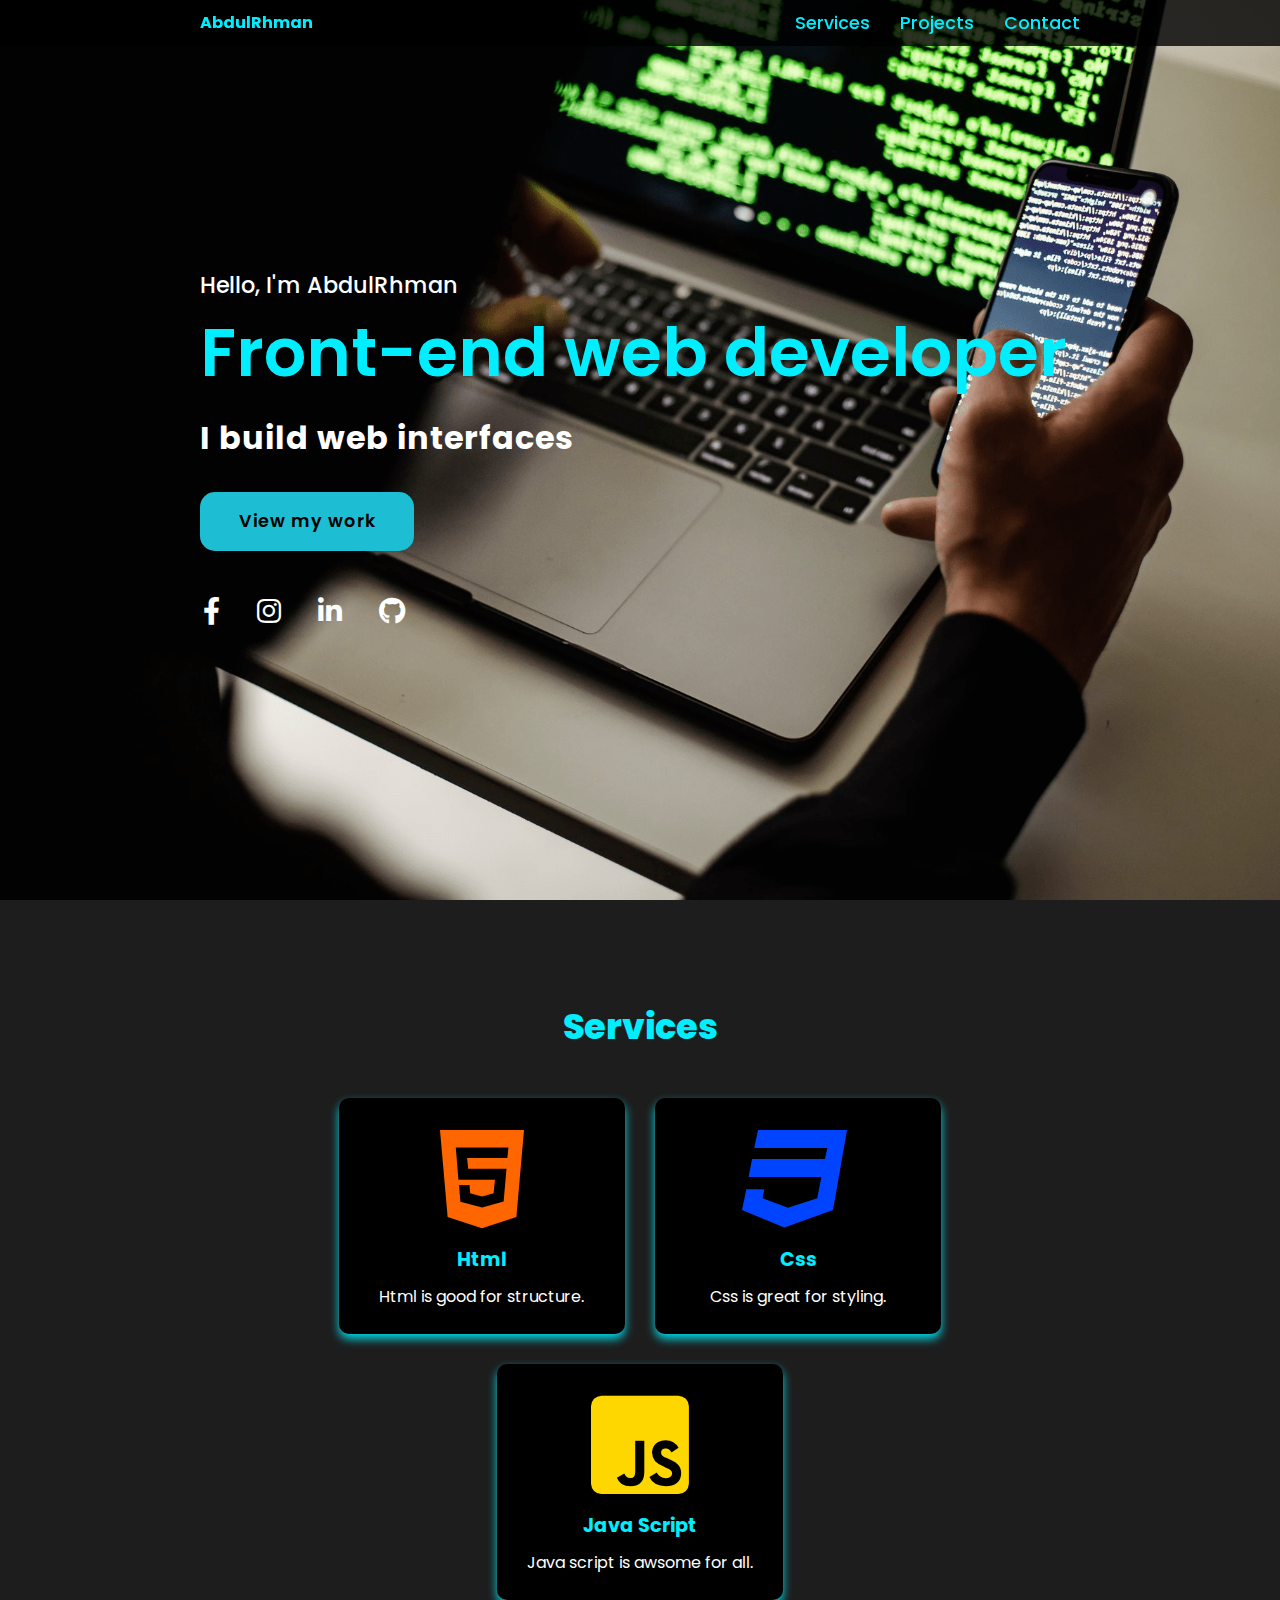
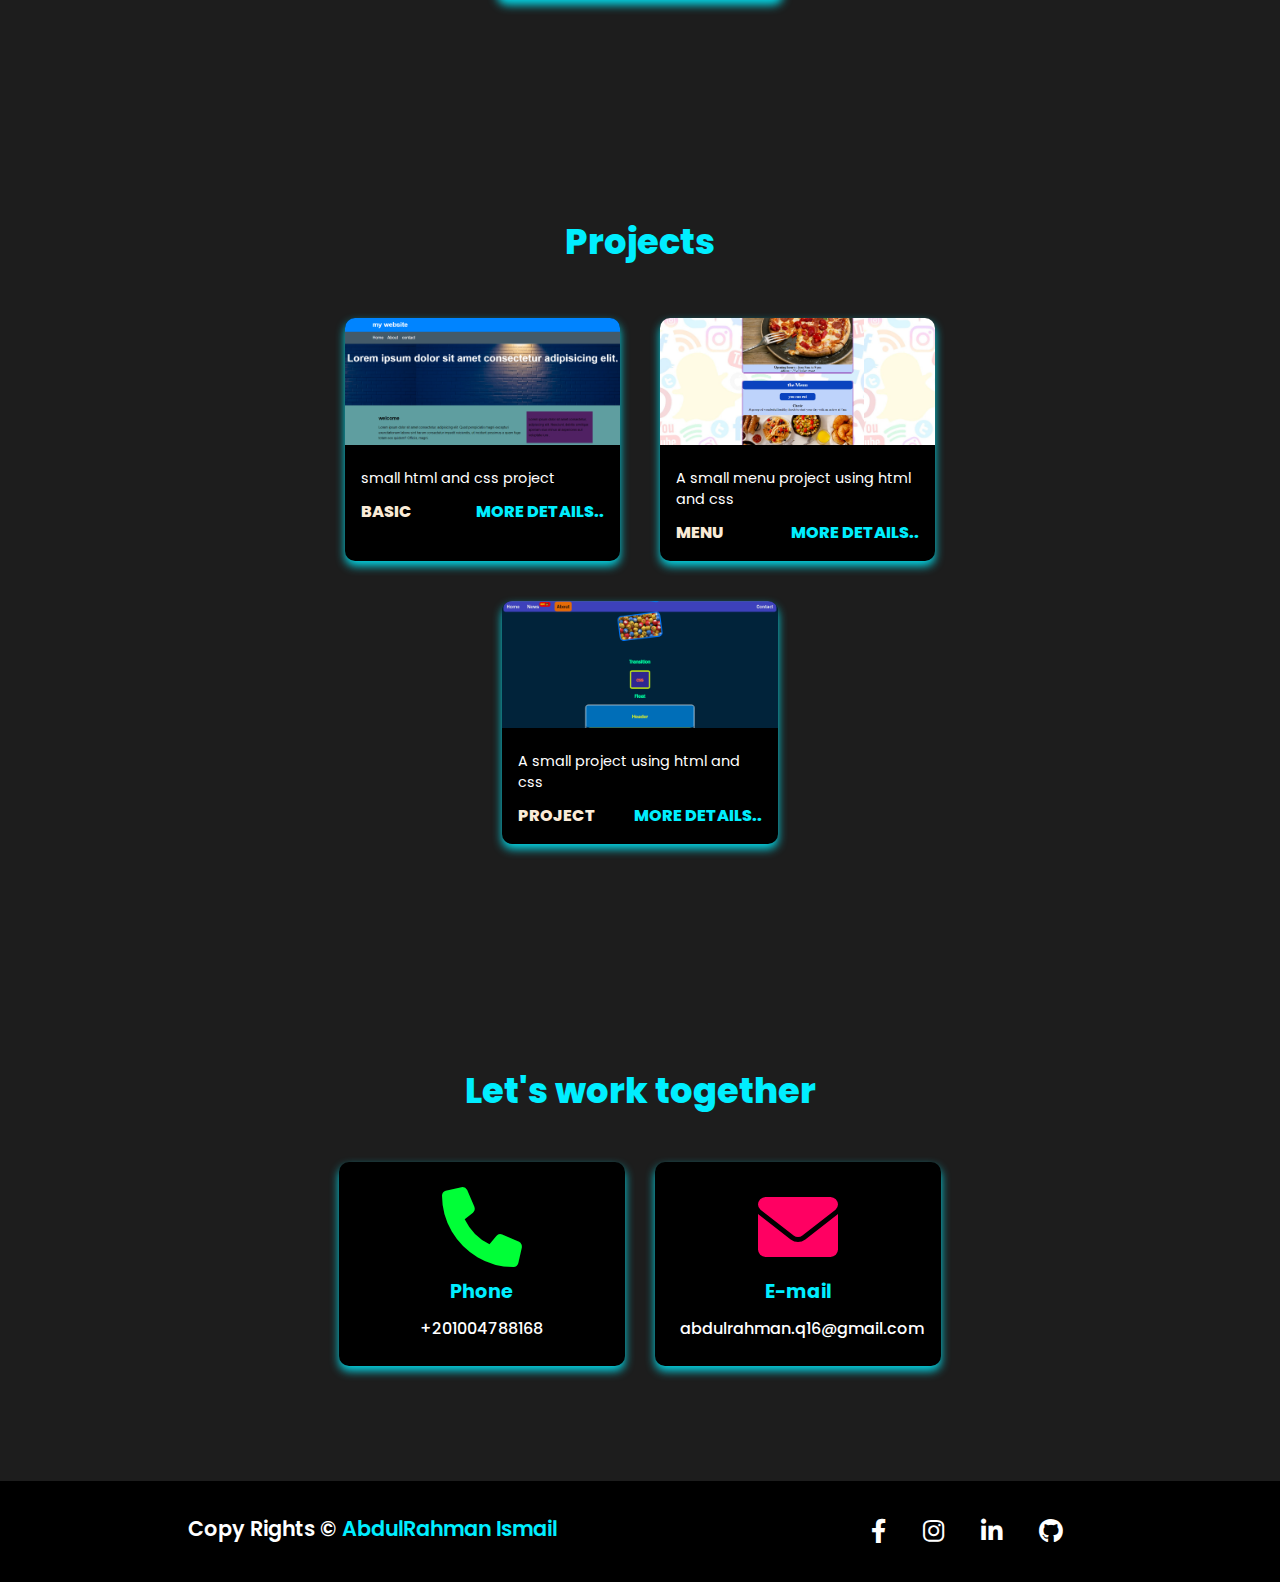
<file: index.html>
<!DOCTYPE html>
<html lang="en">
<head>
    <meta charset="UTF-8">
    <meta http-equiv="X-UA-Compatible" content="IE=edge">
    <meta name="viewport" content="width=device-width, initial-scale=1.0">
    <link rel="stylesheet" href="style.css">
    <link rel="stylesheet" href="https://cdnjs.cloudflare.com/ajax/libs/font-awesome/6.0.0/css/all.min.css">

    <title>My Website</title>
    
</head>
<body>
    <header>
      
        <a href="#" class="logo">AbdulRhman</a>
        <nav class="navi">
     
        <input type="checkbox" id="click">
        <label for="click" class="menu-btn">
        <i class="fas fa-bars"></i>
        </label>
        <ul>
            <li><a href="services.html" >Services</a></li>
            <li><a href="projects.html" >Projects</a></li>
           <li> <a href="contact.html" >Contact</a></li>
        </ul>
        </nav>
    </header>
    <section class="main">
        <div>
            <h2>Hello, I'm AbdulRhman <br> <span>Front-end web developer</span></h2>
            <h3>I build web interfaces </h3>
            <a href="#projects" class="main-btn">View my work</a>
            <div class="social">
                <a href="https://web.facebook.com/profile.php?id=100010464543407" target="blank"><i class="facebook fa-brands fa-facebook-f"></i></a>
                <a href="https://www.instagram.com/abdulrahman_1smail/" target="blank">          <i  class="insta fa-brands fa-instagram"></i></a>
                <a href="https://www.linkedin.com/in/abdulrhman-ismail-16b3a01a0/" target="blank"><i  class="linked fa-brands fa-linkedin-in"></i></a>
                <a href="https://github.com/Abdo-al-R" target="blank">                               <i  class="git fa-brands fa-github"></i></a>
            </div>
        </div>
    </section>

    <section class="cards" id="services" >
        <h2 class="title">Services</h2>
        <div class="content">
            <div class="card" >
               <div class="icon">
                     <i class="html fa-brands fa-html5"></i>
                </div>
                <div class="info">
                    <h3>Html</h3>
                    <P>
                         Html is good for structure.
                    </P>
                </div>
            </div>
            <div class="card">
                 <div class="icon">
                    <i class="css fa-brands fa-css3"></i>
                 </div>
                 <div class="info">
                     <h3>Css</h3>
                     <P>
                         Css is great for styling.
                     </P>
                 </div>
             </div>
             <div class="card">
                <div class="icon">
                    <i class="js fa-brands fa-js-square"></i>
                 </div>
                 <div class="info">
                     <h3>Java Script</h3>
                     <P>
                         Java script is awsome for all.
                     </P>
                 </div>
             </div>
        </div>
    </section>
    <section class="projects" id="projects">
        <h2 class="title">Projects</h2>
        <div class="content">
            <div class="pro-card" id="cardy">
                <div class="pro-image">
                    <img src="imo/tra.png" alt="">
                </div>
                <div class="pro-info">
                    <p class="pro-cat">small html and css project</p>
                    <strong class="pro-title">
                        <span>basic </span>
                        <a href="https://htmlpreview.github.io/?https://github.com/Abdo-al-R/5/blob/master/index.html" class="more" id="more" target="_blank">More details..</a>
                    </strong>
                </div>
            </div>
            <div class="pro-card" id="cardy">
                <div class="pro-image">
                    <img src="imo/menu.png" alt="">
                </div>
                <div class="pro-info">
                    <p class="pro-cat">A small menu project using html and css</p>
                    <strong class="pro-title">
                        <span>menu</span>
                        <a href="https://htmlpreview.github.io/?https://github.com/Abdo-al-R/4-menu/blob/master/index.html" class="more" id="more" target="_blank">More details..</a>
                    </strong>
                </div>
            </div>
            <div class="pro-card" id="cardy">
                <div class="pro-image">
                    <img src="imo/csx.png" alt="">
                </div>
                <div class="pro-info">
                    <p class="pro-cat">A small project using html and css</p>
                    <strong class="pro-title">
                        <span>project</span>
                        <a href="https://htmlpreview.github.io/?https://github.com/Abdo-al-R/6-six/blob/master/index.html" class="more" id="more" target="_blank">More details..</a>
                    </strong>
                </div>
            </div>
            
        </div>
    </section>

    <section class="cards contact" id="contact">
            <h2 class="title">Let's work together</h2>
            <div class="content">
                <div class="card">
                    <div class="icon">
                        <i class="phone fa-solid fa-phone"></i>
                    </div>
                    <div class="info">
                        <h3>Phone</h3>
                        <P>
                           +201004788168
                        </P>
                    </div>
                </div>
                <div class="card">
                    <div class="icon">
                        <i class="email fa-solid fa-envelope"></i>
                    </div>
                <div class="info">
                         <h3>E-mail</h3>
                         <P>
                            abdulrahman.q16@gmail.com
                         </P>
                </div>
                </div>
             </div>
    </section>

    <footer class="footer">
        <p class="footer-title">
            Copy Rights &copy; <span> AbdulRahman Ismail</span>
        </p>
        <div class="social">
            <a href="https://web.facebook.com/profile.php?id=100010464543407" target="blank"><i class="facebook fa-brands fa-facebook-f"></i></a>
            <a href="https://www.instagram.com/abdulrahman_1smail/" target="blank">          <i  class="insta fa-brands fa-instagram"></i></a>
            <a href="https://www.linkedin.com/in/abdulrhman-ismail-16b3a01a0/" target="blank"><i  class="linked fa-brands fa-linkedin-in"></i></a>
            <a href="https://github.com/Abdo-al-R" target="blank">                               <i  class="git fa-brands fa-github"></i></a>
        </div>
    </footer>

</body>
</html>
</file>
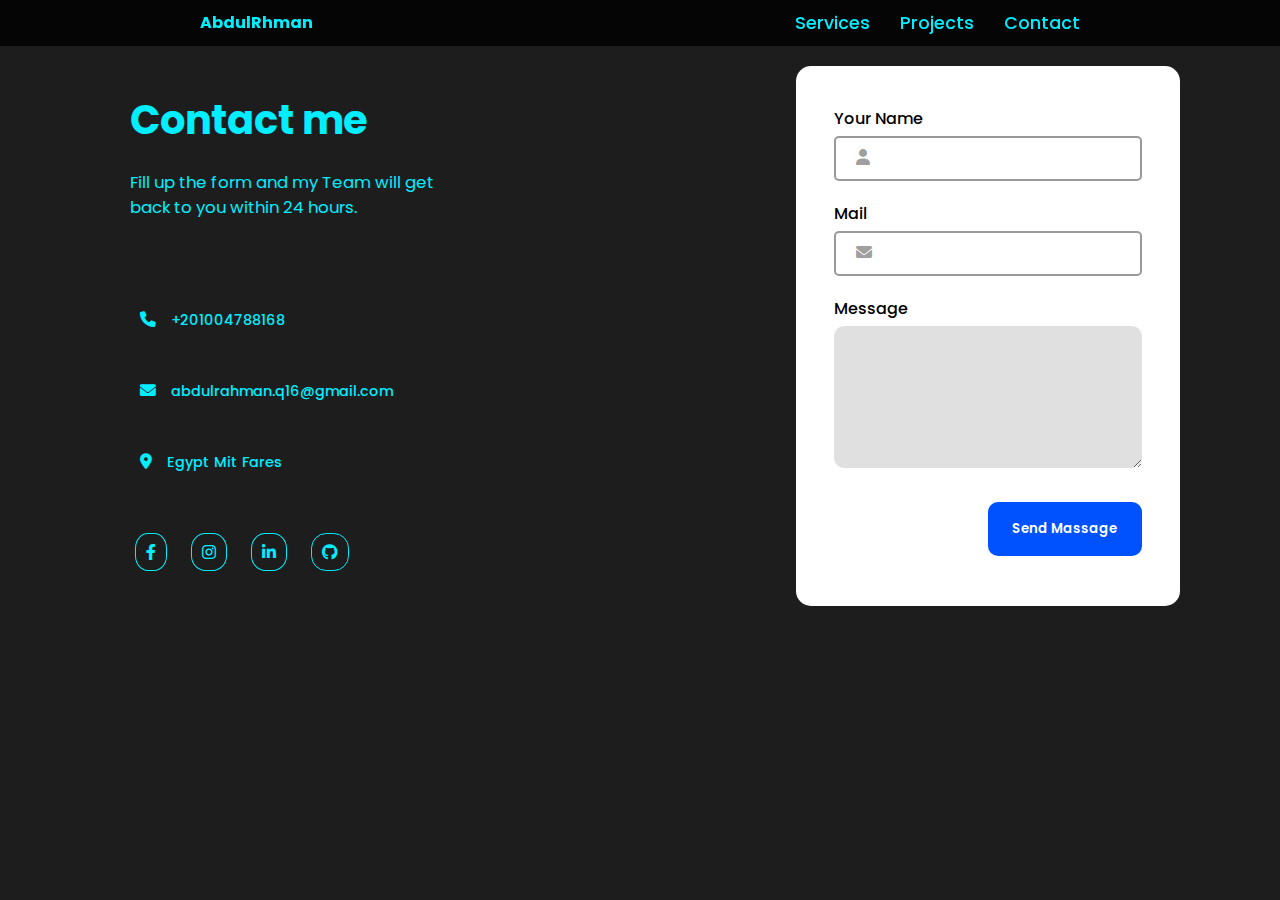
<file: contact.html>
<!DOCTYPE html>
<html lang="en">
<head>
    <meta charset="UTF-8">
    <meta http-equiv="X-UA-Compatible" content="IE=edge">
    <meta name="viewport" content="width=device-width, initial-scale=1.0">
    <title>Contact</title>
    <link rel="stylesheet" href="style.css">
    <link rel="stylesheet" href="https://cdnjs.cloudflare.com/ajax/libs/font-awesome/6.0.0/css/all.min.css">

</head>
<body>
    <header>
        <a href="index.html" class="logo">AbdulRhman</a>

        <nav class="navi">
        <input type="checkbox" id="click">
        <label for="click" class="menu-btn">
        <i class="fas fa-bars"></i>
        </label>
        <ul>
            <li><a href="services.html" >Services</a></li>
            <li><a href="projects.html" >Projects</a></li>
           <li> <a href="contact.html" >Contact</a></li>
        </ul>
        </nav>
    </header> 
<div class="div0">
<div class="div1">
    <h1 id="dera">Contact me</h1>
    <p class="p1">Fill up the form and my Team will get back to you within 24 hours.</p>
</div>
    <div class="div3">
        <p class="p2">  <i class="fa-solid fa-phone" id="icon"></i>+201004788168</p>
    </div>

    <div class="div4">
    <p class="p2">  <i class="fa-solid fa-envelope" id="icon"></i>abdulrahman.q16@gmail.com</p>
    </div>
    
    <div class="div5">
        <p class="p2">  <i class="fa-solid fa-location-dot" id="icon"></i>Egypt Mit Fares</p>
    </div>
<div id="div6">
    <a href="https://web.facebook.com/profile.php?id=100010464543407" target="blank"> <i  class="fa-brands fa-facebook-f"  id="icona"></i></a>
    <a href="https://www.instagram.com/abdulrahman_1smail/" target="blank">           <i  class="fa-brands fa-instagram"   id="icona"></i></a>
    <a href="https://www.linkedin.com/in/abdulrhman-ismail-16b3a01a0/" target="blank"><i  class="fa-brands fa-linkedin-in" id="icona"></i></a>
    <a href="https://github.com/Abdo-al-R" target="blank">                            <i  class="fa-brands fa-github"      id="icona"></i></a>
</div>
<div class="div2">
<div class="div7">

    <label class="input-icons">
        <p class="p3"> Your Name </p>
        <i class="fa-solid fa-user icony"></i>
        <input type="text" class="mail">
    </label>

    <label class="input-icons">
    <p>Mail</p> 
    <i class="fa-solid fa-envelope icony"></i>
        <input type="email" class="mail">
    </label>

    <label >
     <p>Message</p>  
     <textarea name="message" class="message" ></textarea>
    </label>
    
    <button><p class="p4">Send Massage</p></button>
  
</div>
</div>
</div>
</body>
</html>
</file>
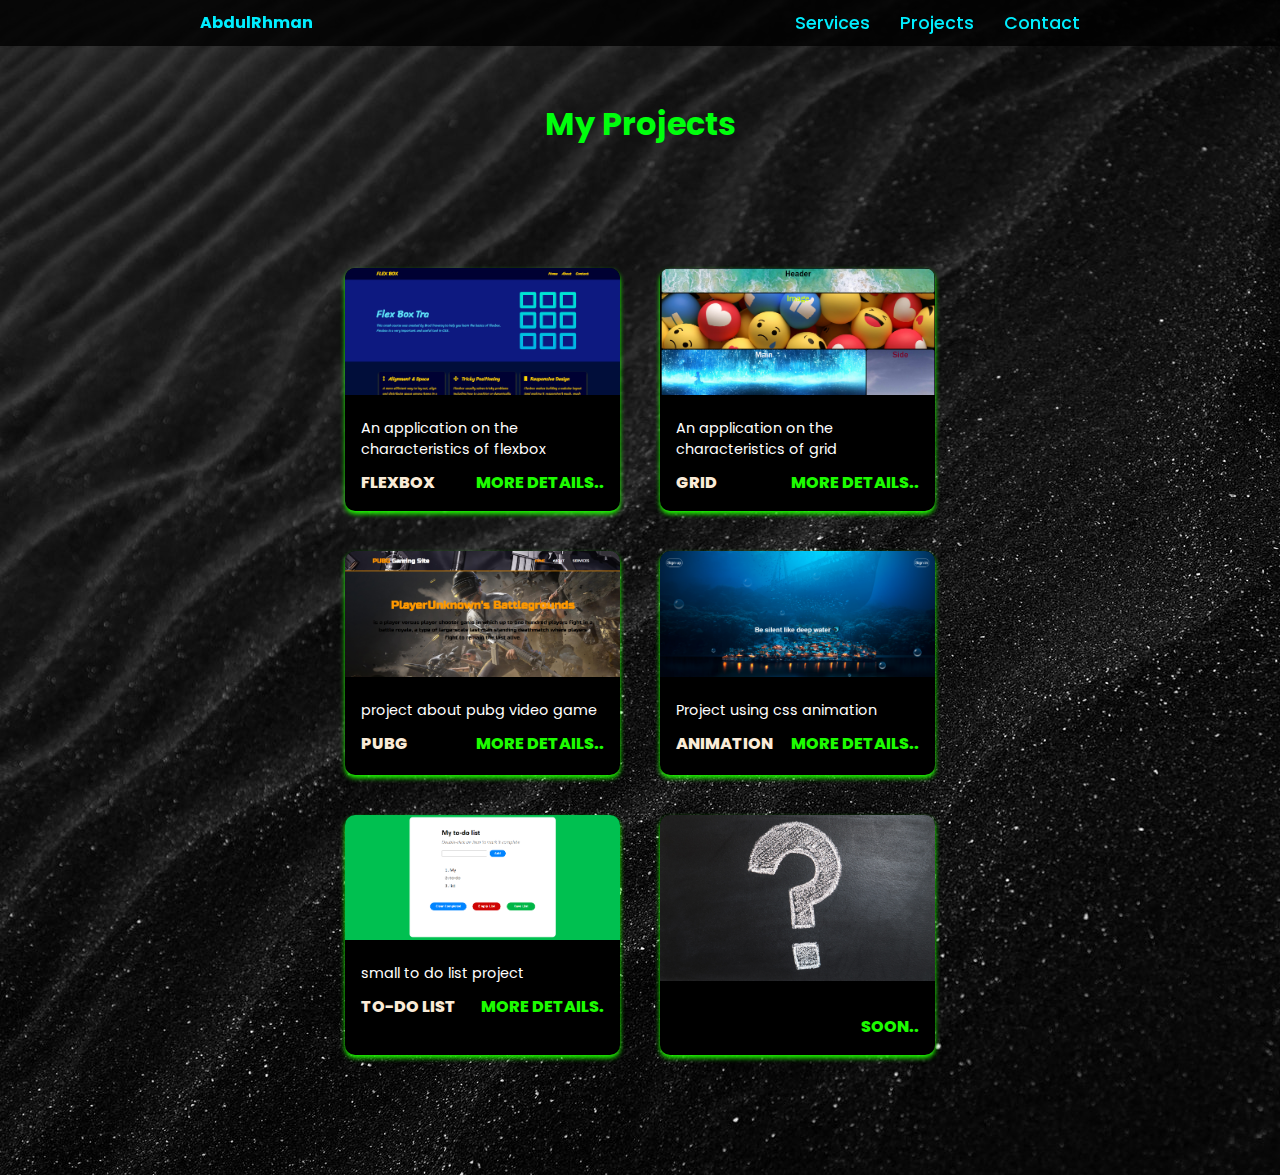
<file: projects.html>
<!DOCTYPE html>
<html lang="en">
<head>
    <meta charset="UTF-8">
    <meta http-equiv="X-UA-Compatible" content="IE=edge">
    <meta name="viewport" content="width=device-width, initial-scale=1.0">
    <title>Projects</title>
    <link rel="stylesheet" href="style.css">
</head>
<body class="pro-body">

    <header>
        <a href="index.html" class="logo">AbdulRhman</a>

        <nav class="navi">
        <input type="checkbox" id="click">
        <label for="click" class="menu-btn">
        <i class="fas fa-bars"></i>
        </label>
        <ul>
            <li><a href="services.html">Services</a></li>
            <li><a href="projects.html" >Projects</a></li>
           <li> <a href="contact.html" >Contact</a></li>
        </ul>
        </nav>
    </header>

    <h1 class="dero">My Projects</h1>


<section class="projects" >
 
    <div class="content">
       
        <div class="pro-card">
            <div class="pro-image">
                <img src="imo/flex.png" alt="">
            </div>
            <div class="pro-info">
                <p class="pro-cat">An application on the characteristics of flexbox</p>
                <strong class="pro-title">
                    <span>Flexbox</span>
                    <a href="https://abdo-al-r.github.io/8-flexbox/" target="_blank"  class="more">More details..</a>
                </strong>
            </div>
        </div>
        <div class="pro-card">
            <div class="pro-image">
                <img src="imo/grid.png" alt="">
            </div>
            <div class="pro-info">
                <p class="pro-cat">An application on the characteristics of grid</p>
                <strong class="pro-title">
                    <span>grid</span>
                    <a href="https://abdo-al-r.github.io/9-Grid/" target="_blank" class="more">More details..</a>
                </strong>
            </div>
        </div>
     
        <div class="pro-card">
            <div class="pro-image">
                <img src="imo/pubg.png" alt="">
            </div>
            <div class="pro-info">
                <p class="pro-cat">project about pubg video game</p>
                <strong class="pro-title">
                    <span>pubg</span>
                    <a href="#" class="more" target="_blank" >More details..</a>
                </strong>
            </div>
        </div>
        
        <div class="pro-card">
            <div class="pro-image">
                <img src="imo/under-water.png" alt="">
            </div>
            <div class="pro-info">
                <p class="pro-cat">Project using css animation</p>
                <strong class="pro-title">
                    <span>animation</span>
                    <a href="https://htmlpreview.github.io/?https://github.com/Abdo-al-R/10-deep-water/blob/master/index.html" class="more" target="_blank" >More details..</a>
                </strong>
            </div>
        </div>
        <div class="pro-card">
            <div class="pro-image">
                <img src="imo/to-do.png" alt="">
            </div>
            <div class="pro-info">
                <p class="pro-cat">small to do list project</p>
                <strong class="pro-title">
                    <span>to-do list</span>
                    <a href="https://htmlpreview.github.io/?https://github.com/Abdo-al-R/12-to-do-list/blob/master/index.html" class="more" target="_blank" >More details.</a>
                </strong>
            </div>
        </div>
        <div class="pro-card">
            <div class="pro-image">
                <img src="imo/soon.jpg" alt="">
            </div>
            <div class="pro-info">
                <p class="pro-cat"></p>
                <strong class="pro-title">
                    <span></span>
                    <a href="#" class="more" target="_blank" >soon..</a>
                </strong>
            </div>
        </div>
    </div>
</section>

</body>
</html>
</file>
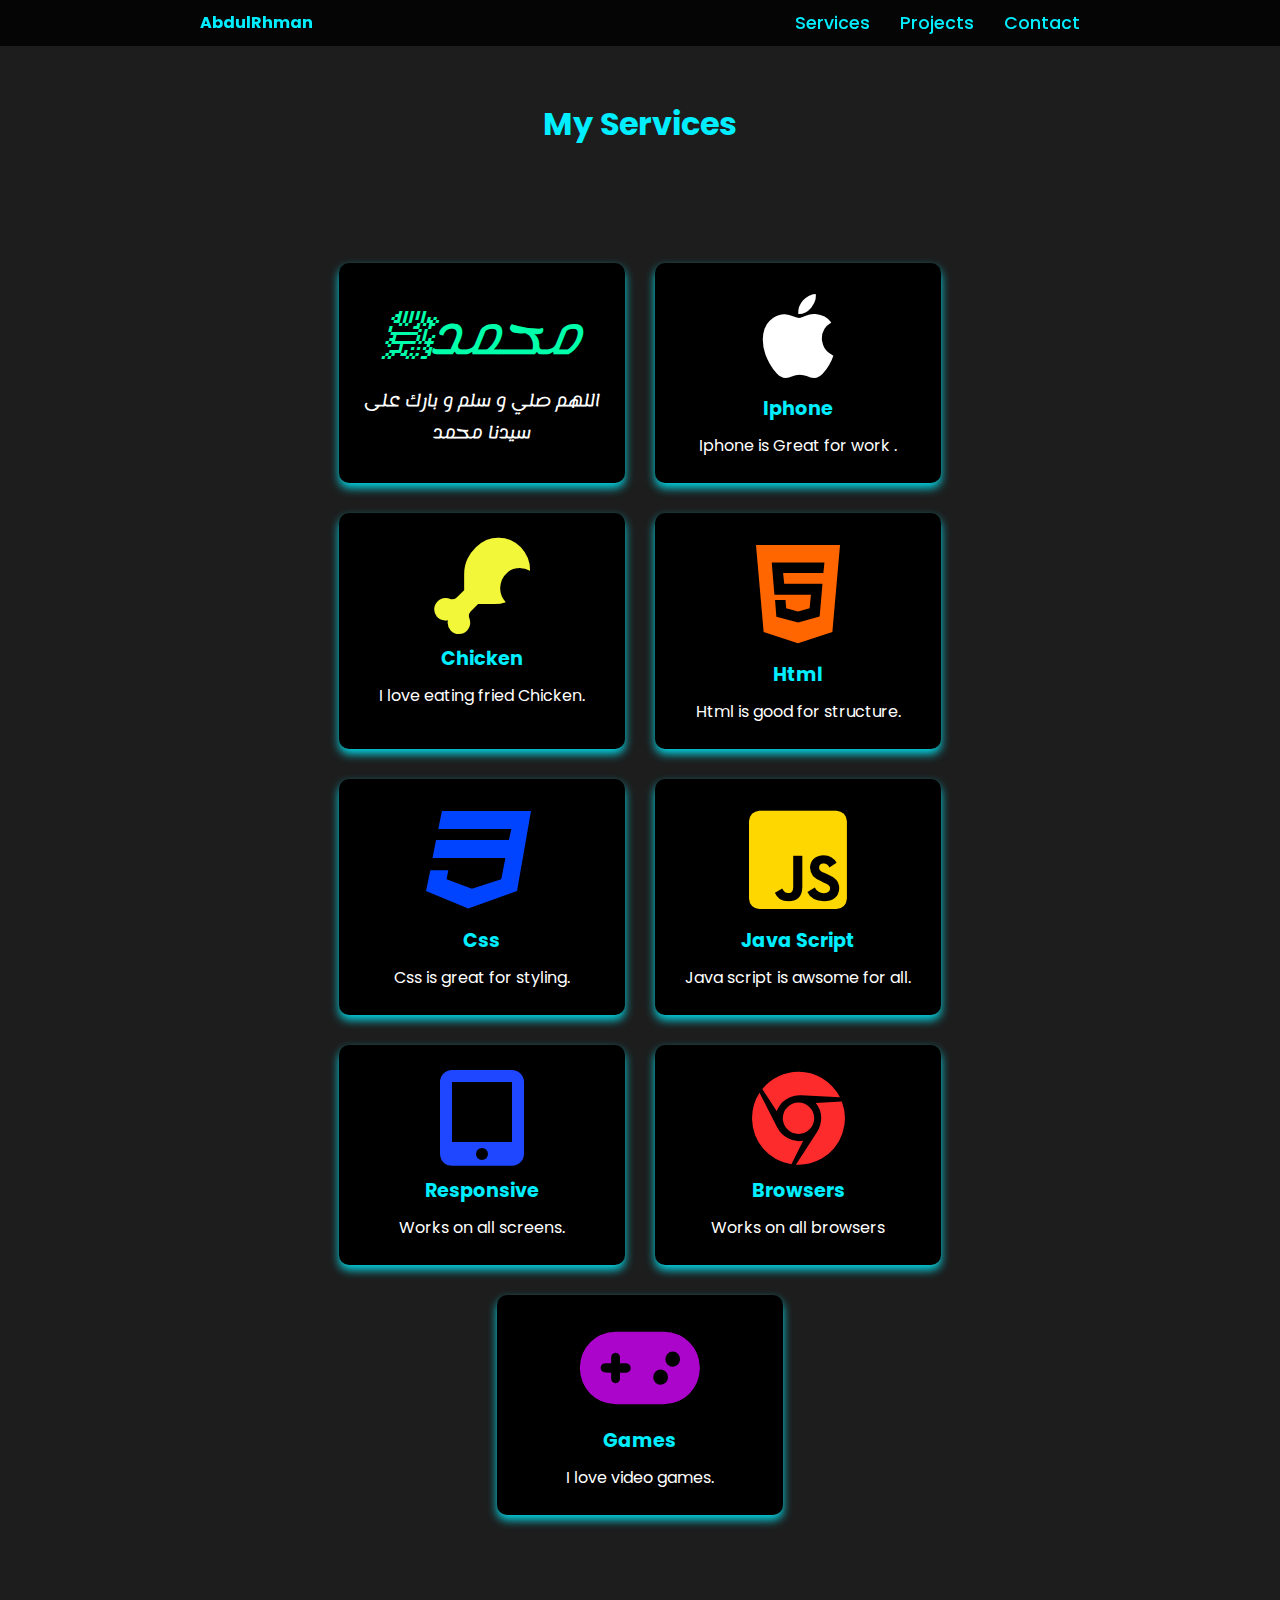
<file: services.html>
<!DOCTYPE html>
<html lang="ar">
<head>
    <meta charset="UTF-8">
    <meta http-equiv="X-UA-Compatible" content="IE=edge">
    <meta name="viewport" content="width=device-width, initial-scale=1.0">
    <title>Services</title>
    <link rel="stylesheet" href="style.css">
    <link rel="stylesheet" href="https://cdnjs.cloudflare.com/ajax/libs/font-awesome/6.0.0/css/all.min.css">
    <link rel="preconnect" href="https://fonts.googleapis.com">
    <link rel="preconnect" href="https://fonts.gstatic.com" crossorigin>
</head>
<body >
    <header>
        <a href="index.html" class="logo">AbdulRhman</a>

        <nav class="navi">
        <input type="checkbox" id="click">
        <label for="click" class="menu-btn">
        <i class="fas fa-bars"></i>
        </label>
        <ul>
            <li><a href="services.html" >Services</a></li>
            <li><a href="projects.html" >Projects</a></li>
           <li> <a href="contact.html" >Contact</a></li>
        </ul>
        </nav>
    </header> 

    <h1 class="der">My Services</h1>


    <section class="cards" id="services" >

        <div class="content" >
            <div class="card">
                <div class="icon">
                    <i class="mo">محمدﷺ </i>
                 </div>
                 <div class="info">
                     
                     <P class="moh">
                         اللهم صلي و سلم و بارك على سيدنا محمد
                     </P>
                 </div>
             </div>
             <div class="card">
                <div class="icon">
                    <i class="apple fa-brands fa-apple"></i>
                 </div>
                 <div class="info">
                     <h3>Iphone</h3>
                     <P>
                         Iphone is Great for work .
                     </P>
                 </div>
             </div>
             <div class="card">
                <div class="icon">
                    <i class="bite fa-solid fa-drumstick-bite"></i>
                 </div>
                 <div class="info">
                     <h3>Chicken</h3>
                     <P>
                         I love eating fried Chicken.
                     </P>
                 </div>
             </div>
            <div class="card" >
                <div class="icon">
                      <i class="html fa-brands fa-html5"></i>
                 </div>
                 <div class="info">
                     <h3>Html</h3>
                     <P>
                        Html is good for structure.
                     </P>
                 </div>
             </div>
             <div class="card">
                  <div class="icon">
                     <i class="css fa-brands fa-css3"></i>
                  </div>
                  <div class="info">
                      <h3>Css</h3>
                      <P>
                        Css is great for styling.

                      </P>
                  </div>
              </div>
              <div class="card">
                 <div class="icon">
                     <i class="js fa-brands fa-js-square"></i>
                  </div>
                  <div class="info">
                      <h3>Java Script</h3>
                      <P>
                          Java script is awsome for all.
                      </P>
                  </div>
              </div>
            <div class="card" >
                <div class="icon">
                    <i class="web fa-solid fa-tablet-screen-button"></i>
                </div>
                <div class="info">
                    <h3>Responsive</h3>
                    <P>
                        Works on all screens.
                    </P>
                </div>
            </div>
            <div class="card">
                 <div class="icon">
                    <i class="brw fa-brands fa-chrome"></i>
                 </div>
                 <div class="info">
                     <h3>Browsers</h3>
                     <P>
                         Works on all browsers
                     </P>
                 </div>
             </div>
            
           
             <div class="card">
                  <div class="icon">
                    <i class="game fa-solid fa-gamepad"></i>
                  </div>
                  <div class="info">
                      <h3>Games</h3>
                      <P>
                          I love video games.
                      </P>
                  </div>
              </div>
           
        </div>
    </section>
    
</body>
</html>
</file>
<file: style.css>
@import url('https://fonts.googleapis.com/css2?family=Poppins:ital,wght@0,100;0,200;0,300;0,400;0,500;0,600;0,700;0,800;0,900;1,100;1,200;1,300;1,400;1,500;1,600;1,700;1,800;1,900&family=Quintessential&family=Sriracha&display=swap');
@import url('https://fonts.googleapis.com/css2?family=Kufam:ital,wght@0,400;0,500;0,600;0,700;0,800;0,900;1,400;1,500;1,600;1,700;1,800;1,900&family=Lemonada:wght@300;400;500;600;700&family=Poppins:ital,wght@0,100;0,200;0,300;0,400;0,500;0,600;0,700;0,800;0,900;1,100;1,200;1,300;1,400;1,500;1,600;1,700;1,800;1,900&family=Quintessential&family=Sriracha&display=swap');
body{

    background-color: rgb(29, 29, 29);
}
.pro-body{
    background-image: url(imo/sand.jpg);
}
*{
    font-family: 'Poppins', sans-serif;
    margin: 0;
    padding: 0;
    box-sizing: border-box;
    scroll-behavior: smooth;
}

                                             /* HOME PAGE CODE  */

header{
    background-color: rgba(0, 0, 0,0.8);
    width: 100%;
    position: fixed;
    z-index: 999;
    display: flex;
    justify-content: space-between;
    padding: 10px 200px;
    
}

.logo{
    text-decoration: none;
    font: size 1.8em; 
    color: #00eeff;
    font-weight: 700;
    
}

.navi a{
    display: inline-block;
    color: #00eeff;
    text-decoration: none;
    font-size: 1.1em;
    font-weight: 500;
    padding-left: 30px;
    transition: 0.5s ease;
   
}
.navi a:hover{
    color: rgb(255, 255, 255);
    transform: scale(1.15);
}
ul {
    display: flex;
}
ul li {
    list-style: none;
}


section{
    padding: 100px 200px;

}
.main{
    width: 100%;
    min-height: 100vh;
    display: flex;
    align-items: center;
    background-image: url(imo/we.png);
    background-size: cover;
    background-position: center;
    background-attachment: fixed;
}
.main h2 {
    color: white;
    font-size: 1.4em;
    font-weight: 500;

}
.main h2 span{
    color: #00eeff;
    font-size: 3em;
    font-weight: 600;
    display: inline block;
    margin-top: 10px;
}

.main h3{
    color: white;
    font-size: 2em;
    font-weight: 700;
    letter-spacing: 1px;
    margin-top: 10px;
    margin-bottom: 30px;
}
.main-btn{
    color: rgb(0, 0, 0);
    background-color: rgb(29, 190, 211);
    text-decoration: none;
    font-size: 1.1em;
    font-weight: 600;
    display: inline-block;
    padding: 0.9375em 2.1875em;
    letter-spacing: 1px;
    border-radius: 15px;
    margin-bottom: 40px;
    transition:0.5s ease ;
    
}
.main-btn:hover{
    background-color:#00eeff ;
    transform:scale(1.1) ;
}

.social a{
    color: rgb(255, 255, 255);
    font-size: 1.7em;
    padding-right: 30px;
    margin-left: 3px;
 
}
.social i{
    transition:0.5s ease;
}

.facebook:hover{
    color: rgb(0, 89, 255);
    transform:scale(1.3) ;
}
.insta:hover{
    color: rgb(255, 0, 170);
    transform:scale(1.3) ;
}
.linked:hover{
    color: royalblue;
    transform:scale(1.3) ;
}
.git:hover{
    color: rgb(0, 255, 157);
    transform:scale(1.3) ;
}
.title{
    display: flex;
    justify-content: center;
    color: #00eeff;
    font-size: 2.2em;
    font-weight: 800;
    margin-bottom: 30px;

}
.content{
  
    display: flex;
    justify-content: center;
    flex-direction: row;
    flex-wrap: wrap;
   

}

.cards{
    background-color:  rgb(29, 29, 29);
}
.card{
    background-color: rgb(0, 0, 0);
    width: 17.89em;
    
    box-shadow: 0 5px 10px  rgba(0, 238, 255, 0.884);
    border-radius: 10px;
    padding: 25px;
    margin: 15px;
    transition: 0.5s ease;
    box-sizing: border-box;
}
.card:hover{
    transform: scale(1.1);
}
.icon{
    text-align: center;
}

.html{
    color: rgb(255, 102, 0);
    font-size: 7em;
    text-align: center;
}
.css{
    color: rgb(0, 68, 255);
    font-size: 7em;
    text-align: center;
}
.js{
    color: gold;
    font-size: 7em;
    text-align: center;
}


.phone{
    color: rgb(0, 255, 55);
    font-size: 5em;
    text-align: center;
}
.email{
    color: rgb(255, 0, 98);
    font-size: 5em;
    text-align: center;
}
.info{
    text-align: center;
}
.info h3{
    color: #00eeff;
   font-size: 1.2em;
   font-weight: 700;
   margin: 10px;
}
.info p{
    color: white;
}

#projects{
    background-image: url(imo/sand.jpg);
    background-size: cover;
    background-position: center;
    background-attachment: fixed;
  
}

.projects.content{
    margin-top: 30px;

}
#cardy{
    box-shadow: 0 5px 10px  rgba(0, 238, 255, 0.884);

}
.pro-card{
    
    background-color: rgb(0, 0, 0);
    box-shadow: 0 3px 5px rgb(30, 255, 0);
    min-height: 14em;
    width: 17.2em;
    overflow: hidden;
    border-radius: 10px;
    margin: 20px;
    transition: 0.5s ease;
}
.pro-card:hover{
    transform: scale(1.1);
}
.pro-card:hover .pro-image{
    opacity: 0.9;
}
.pro-image img{
    width: 100%;
}
.pro-info{
    padding: 1em;
    color: rgb(223, 221, 221);
}
.pro-cat{
    font-size: 0.9em;
    color: rgb(255, 255, 255);
}
.pro-title{
    color: antiquewhite;
    display: flex;
    justify-content: space-between;
    text-transform: uppercase;
    font-weight: 800;
    margin-top: 10px;

}
#more{
    color: #00eeff;

}
#more:hover{
    color: rgb(255, 0, 255);

}
.more{
    display: inline-block;
    transition: 0.5s ease;
    text-decoration: none;
    color: rgb(29, 252, 0);
}
.more:hover{
    color: rgb(225, 0, 255);
   
}
.contact .info p {
  
 font-weight: 500;
}

.footer{
    background-color: black;
    color: white;
    padding: 2em;
    display: flex;
    justify-content: space-between;
}
.footer-title{
    font-size: 1.3em;
    font-weight: 600;
    margin: 0 auto;
}
.footer-title span{
    
color: #0ef;
}

.footer .social {
    font-size: 0.9em;
    margin: 0 auto;
}

                                       /* SERVICES PAGE CODE  */

.der{
    color: #00eeff;
    text-align: center;
    padding-top: 100px;
}            
.web{
    color: rgb(30, 71, 255);
    font-size: 6em;
    text-align: center;
}
.brw {
    color: rgb(253, 43, 43);
    font-size: 6em;
    text-align: center;
}
.apple{
    color: rgb(255, 255, 255);
    font-size: 6em;
    text-align: center;
}
.bite{
    color: #f3f739;
    font-size: 6em;
    text-align: center;
}
.game{
    color: #ab05cc;
    font-size: 6em;
    text-align: center;
}
.mo{
    
    color: #00ffaa;
    font-size: 3em;
    text-align: center;
    font-family: 'Lemonada', cursive;
}
.moh{
    font-family: 'Lemonada', cursive; 
}                               

                                            /* PROJECTS PAGE CODE  */
.dero{
    text-align: center;
    color: #00ff0d;
    padding-top: 100px;
}
                                            /* CONTACT PAGE CODE  */
#dera{
    
    color: #00eeff;
    padding-top: 90px;
    padding-left: 130px;
    font-size: 2.5em;
}
.p1{
    color: #00eeff;
    padding-top: 20px;
    padding-left: 130px;
    width: 35%;
    font-size: 1.04em;
}

#icon{
    color: #00eeff;
    margin-right: 15px;
    font-size: 1.1em;
}
.p2{
    color: #00eeff;

}

.div3{
    margin-top: 80px;
    margin-left: 130px;
    transition: 0.5s ease;
    width: 23%;
    height: 10%;
    padding: 10px;
    font-size: 0.9em;
    font-weight: 500;
}
.div3:hover{
    transform: scale(1.1);
    border: #00eeff solid 1px;
    border-radius: 7px;
    cursor: pointer;
    background-color: rgba(0, 238, 255, 0.04);
}
.div4{
    margin-top: 30px;
    margin-left: 130px;
    transition: 0.5s ease;
    width: 23%;
    height: 10%;
    padding: 10px;
    font-size: 0.9em;
    font-weight: 500;
}
.div4:hover{
    transform: scale(1.1);
    border: #00eeff solid 1px;
    border-radius: 7px;
    cursor: pointer;
    background-color: rgba(0, 238, 255, 0.04);
}


.div5{
    margin-top: 30px;
    margin-left: 130px;
    transition: 0.5s ease;
    width: 23%;
    height: 10%;
    padding: 10px;
    font-size: 0.9em;
    font-weight: 500;
}
.div5:hover{
    transform: scale(1.1);
    border: #00eeff solid 1px;
    border-radius: 7px;
    cursor: pointer;
    background-color: rgba(0, 238, 255, 0.04);
}
#icona{
    font-size: 1em;
    display: inline-block;
    transition: 0.5s ease;
    margin-right: 20px;
    padding: 10px;
    border-radius: 40%;
    border: #00eeff solid 1px;

}

#div6 {
    margin-left: 135px;
    margin-top: 50px;
}
#div6 a {
    color: #00eeff;
    
}
#icona:hover{
    background-color: rgba(0, 238, 255, 0.04);
    transform: scale(1.2);
    border-radius: 30%;
    border: #00eeff solid 1px;
    cursor: pointer;
}
.div2{
    display: flex;
    justify-content: end;
}

.div7{
    
    
    border-radius: 15px;
    background-color: rgb(255, 255, 255);
    width: 30%;
    height: 540px;
    margin-top: -505px;
    margin-right: 100px;
    display: flex;
    flex-direction: column;
    
}

label p {
    
    margin-left: 10%;
    margin-top: 20px;
    margin-bottom: 5px;
    font-weight: 500;
}
.p3{
    margin-top: 40px;
}
.p4{
    font-weight: 600;
}

input{
    width: 80%;
    height: 45px;
    margin-left: 10%;
    border-radius: 5px;
    border: rgba(0, 0, 0, 0.4) 2px solid;
    transition: 0.5s ease;
    outline: none;
    text-indent:25px;

}


input:focus {
    border: 2px solid blue;
    transform: scale(1.03);
    
  }
  .input-icons i {
    position: absolute;
}
  
.input-icons {
    width: 100%;
    
}
  
.icony {
    padding: 10px;
    padding-top: 13px;
    min-width: 40px;
    color: rgba(0, 0, 0, 0.4);
}
.icony:focus{
    color: #00ff0d;
    transform: scale(1.1);
}
.mail {
    padding: 10px;
    text-indent: 40px;
}

.message{
    background-color: #e0e0e0;
    height: 70%;
    width: 80%;
    border-radius: 10px;
    border: none;
    text-indent:10px;
    padding-top: 10px;
    padding-bottom: 25%;
    margin-left: 10%;
    outline: none;
    transition: 0.5s ease;
}
.message:focus{
    transform: scale(1.03);
    border: none;
}
 .icony{
     display: inline;
    margin-left: 50px;
 }
button {
    
    margin-top: 6%;
    margin-left: 50%;
    width: 40%;
    height: 10%;
    border-radius: 10px ;
    background-color: rgb(0, 81, 255);
    border: none;
    color: white;
    transition: 0.5s ease;
}
button:hover{
transform: scale(1.1);
background-color: blue;
}
  
                                            /* QUERY CODE  */

@media (max-width: 1023px){
    header {
        padding: 12px 20px;
    }
    .navi a {
        padding-left: 10px;

    }
    .title {
        font-size: 1.8em;
    }
    section{
        padding: 80px 20px;
    }
    .main h2 {
font-size: 1em;
    }
    .main h3{
        font-size: 1.6em;
    }
    .content{
        flex-direction: column;
        align-items: center;
    }
}
@media(max-width: 1186px){
.div3{
    width: 50%;
}
.div4{
    width: 50%;
}
.div5{
    width: 50%;
}
.div7{
    width: 35%;
}

}
@media(max-width: 800px){
    .div0{
        display: grid;
    }
   .p1{
       width:70% ;
       font-size: 0.9em;
   }
    .div7{
        margin-left: 15%;
        margin: 50px auto;
        width: 70%;
    }
    .div7 button {
        margin: auto;
    }
    .icony{
        margin-left: 7%;
    }
    .div3:hover , .div4:hover , .div5:hover {
        height: 40px;
    }
}

@media (max-width: 580px){
     #dera , .p1 {
        

        padding-left: 60px;
    }

    .div3, .div4, .div5 {
        width: 100%;
        margin-left: 60px;
    }

    #div6{
        margin-left: 60px;
        width: 100%;
    }
    .div7{
        width: 80%;

    }
    .icony{
        margin-left: 8%;
        
    }

}
@media (max-width: 395px){
    .div3, .div4, .div5 , .div1 {
        font-size: 1.2em;
    }
    .div7{
        width: 88%;
    }
    .div7 button {
    
        font-size:12px;
        font-weight: 200;
    }
}

@media (max-width:670){
 body{
    font-size: 12px;
 }
 .main h2{
     font-size: 0.8em;

 }
 .main h3{
     font-size:  1.4em;
 }

}

@media (max-width:393px){
    body{
        font-size: 10px;
    }
    nav {
        font-size: smaller;
    }
    
    section .card p{
        font-size: smaller;
    }
    footer {
        font-size: smaller;
    }
    footer i{
        font-size: smaller;
    
    }
}
nav .menu-btn i{
    color: #00eeff;
    font-size: 22px;
    cursor: pointer;
    display: none;
  }
  input[type="checkbox"]{
    display: none;
  }
  @media (max-width: 1000px){
    nav{
      padding: 0 40px 0 50px;
    }
  }
  @media (max-width: 600px) {
    nav .menu-btn i{
      display: block;
    }
    #click:checked ~ .menu-btn i:before{
      content: "\f00d";
    }
    nav ul{
      position: fixed;
      top: 80px;
      left: -100%;
      background: #111;
      height: 100vh;
      width: 100%;
      text-align: center;
      display: block;
      transition: all 0.3s ease;
    }
    #click:checked ~ ul{
      left: 0;
    }
    nav ul li{
      width: 100%;
      margin: 40px 0;
    }
    nav ul li a{
      width: 100%;
      margin-left: -100%;
      display: block;
      font-size: 20px;
      transition: 0.6s cubic-bezier(0.68, -0.55, 0.265, 1.55);
    }
    #click:checked ~ ul li a{
      margin-left: 0px;
    }
    nav ul li a.active,
    nav ul li a:hover{
      background: none;
      color: cyan;
    }
  }
</file>
